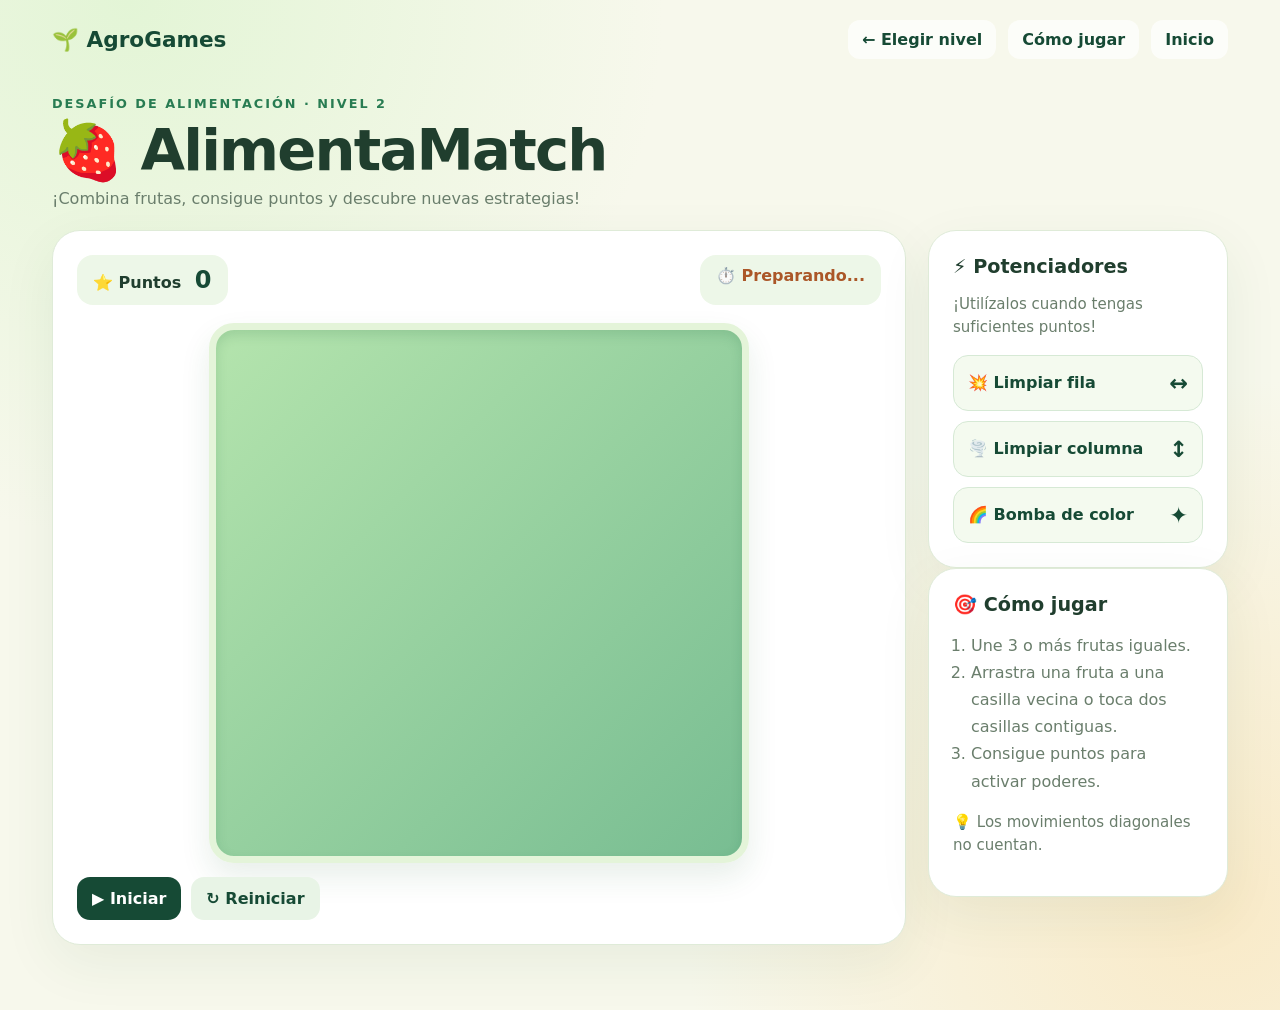
<file: AlimentaMatch/alimentaMatch2.html>
<!doctype html><html lang="es"><head><meta charset="utf-8"><meta name="viewport" content="width=device-width,initial-scale=1"><meta name="theme-color" content="#164a35"><title>AlimentaMatch · Nivel 2 | AgroGames</title><link rel="stylesheet" href="alimentaMatch.css"><script defer src="alimentaMatch2.js"></script><script defer src="match-effects.js"></script></head><body>
<header class="topbar"><a class="logo" href="../index.html">🌱 AgroGames</a><nav class="nav"><a href="menuAlimentaMatch.html">← Elegir nivel</a><a href="ComoJugarAlimentaMatch.html">Cómo jugar</a><a href="../index.html">Inicio</a></nav></header>
<main class="layout"><div class="heading"><span class="eyebrow">Desafío de alimentación · Nivel 2</span><h1>🍓 AlimentaMatch</h1><p>¡Combina frutas, consigue puntos y descubre nuevas estrategias!</p></div>
<section class="game-card" aria-label="Tablero de juego"><div class="scorebar"><div class="score-pill">⭐ Puntos <strong id="score" aria-live="polite">0</strong></div><div class="score-pill timer" id="timerDisplay" aria-live="off">⏱️ Preparando...</div></div><div id="board" aria-label="Tablero de nueve por nueve"></div>
<div class="actions"><button class='action-btn' onclick='startGame()'>▶ Iniciar</button><button class='action-btn secondary' onclick='restartGame()'>↻ Reiniciar</button></div></section>
<aside class="sidebar"><div class="sidebar-card"><h2>⚡ Potenciadores</h2><p>¡Utilízalos cuando tengas suficientes puntos!</p><button class="power" onclick="useRowBuster()">💥 Limpiar fila <span>↔</span></button><button class="power" onclick="useColumnBuster()">🌪️ Limpiar columna <span>↕</span></button><button class="power" onclick="useColorBombPowerUp()">🌈 Bomba de color <span>✦</span></button></div><div class="sidebar-card"><h2>🎯 Cómo jugar</h2><ol class="help"><li>Une 3 o más frutas iguales.</li><li>Arrastra una fruta a una casilla vecina o toca dos casillas contiguas.</li><li>Consigue puntos para activar poderes.</li></ol><p>💡 Los movimientos diagonales no cuentan.</p></div></aside>
</main><div id="overlay" class="overlay"></div><div id="customDialog" class="customDialog" role="dialog" aria-modal="true"><p class="dialogTitle">🍓 AlimentaMatch</p><p id="dialogText"></p><button class="closeButton" onclick="closeDialog()">Continuar</button></div><div id="matchToast" class="toast" role="status" aria-live="polite"></div></body></html>
</file>
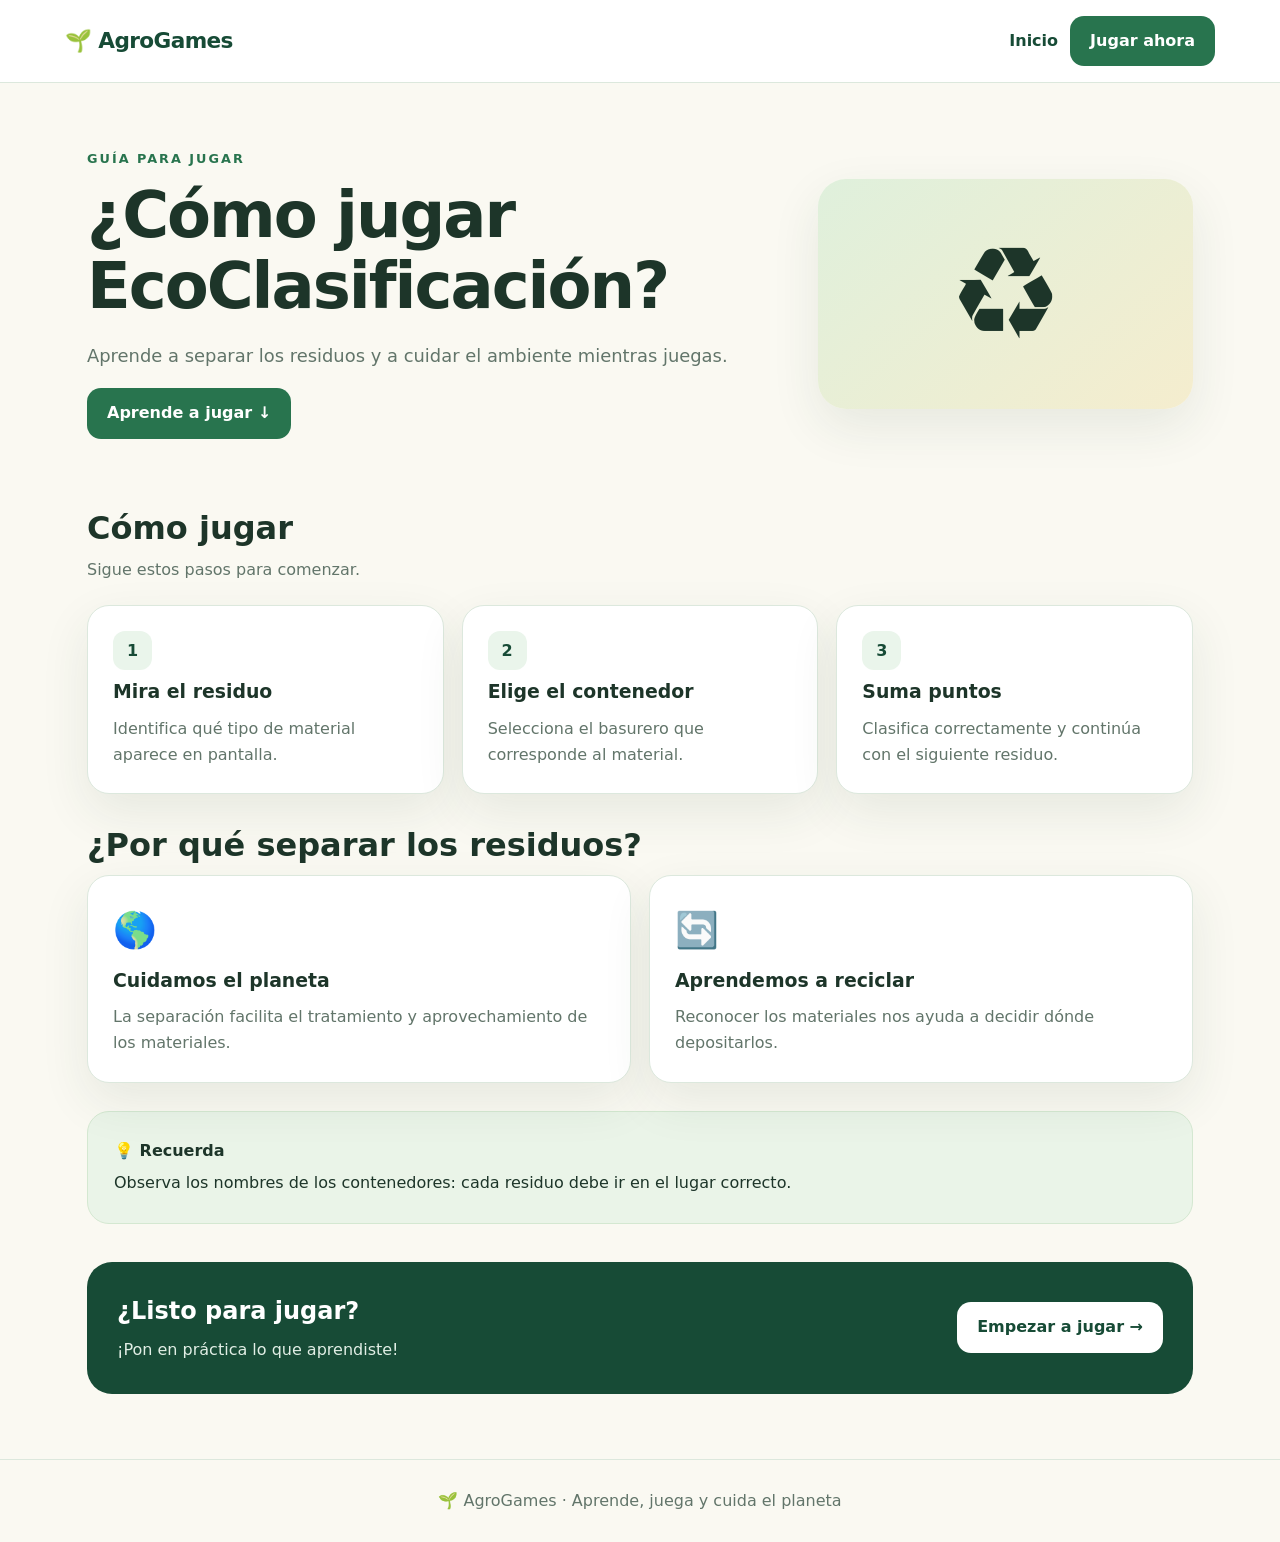
<file: ecoClasificacion/comoJugar.html>
<!DOCTYPE html>
<html lang="es"><head><meta charset="UTF-8"><meta name="viewport" content="width=device-width, initial-scale=1">
<meta name="description" content="Aprende a separar los residuos y a cuidar el ambiente mientras juegas."><title>¿Cómo jugar EcoClasificación? | Agro-Games</title><link rel="stylesheet" href="../guia.css"></head>
<body><header class="site-header"><a class="brand" href="../index.html">🌱 AgroGames</a><nav class="header-actions"><a class="nav-link" href="../index.html">Inicio</a><a class="btn btn-primary" href="ecoClasificacion.html">Jugar ahora</a></nav></header>
<main><section class="hero"><div><div class="eyebrow">Guía para jugar</div><h1>¿Cómo jugar EcoClasificación?</h1><p>Aprende a separar los residuos y a cuidar el ambiente mientras juegas.</p><a class="btn btn-primary" href="#pasos">Aprende a jugar ↓</a></div><div class="hero-art" aria-hidden="true">♻️</div></section><section class="section" id="pasos"><h2>Cómo jugar</h2><p class="section-intro">Sigue estos pasos para comenzar.</p><div class="grid"><article class="panel"><span class="number">1</span><h3>Mira el residuo</h3><p>Identifica qué tipo de material aparece en pantalla.</p></article><article class="panel"><span class="number">2</span><h3>Elige el contenedor</h3><p>Selecciona el basurero que corresponde al material.</p></article><article class="panel"><span class="number">3</span><h3>Suma puntos</h3><p>Clasifica correctamente y continúa con el siguiente residuo.</p></article></div></section><section class="section"><h2>¿Por qué separar los residuos?</h2><div class="grid two"><article class="panel"><span class="symbol">🌎</span><h3>Cuidamos el planeta</h3><p>La separación facilita el tratamiento y aprovechamiento de los materiales.</p></article><article class="panel"><span class="symbol">🔄</span><h3>Aprendemos a reciclar</h3><p>Reconocer los materiales nos ayuda a decidir dónde depositarlos.</p></article></div></section><aside class="tips"><strong>💡 Recuerda</strong><p>Observa los nombres de los contenedores: cada residuo debe ir en el lugar correcto.</p></aside><section class="action"><div><h2>¿Listo para jugar?</h2><p>¡Pon en práctica lo que aprendiste!</p></div><a class="btn" href="ecoClasificacion.html">Empezar a jugar →</a></section></main><footer>🌱 AgroGames · Aprende, juega y cuida el planeta</footer></body></html>
</file>
<file: AlimentaMatch/alimentaMatch.css>
:root{--deep:#164a35;--green:#287c52;--lime:#d9f3b7;--cream:#f7f8ec;--text:#203e2e;--muted:#6a7e6c}
*{box-sizing:border-box}body{margin:0;font-family:system-ui,-apple-system,"Segoe UI",sans-serif;color:var(--text);background:radial-gradient(circle at 10% 0%,#e3f5d6,transparent 35%),radial-gradient(circle at 95% 90%,#f9eac8,transparent 35%),var(--cream);min-height:100vh}
.topbar{max-width:1220px;margin:auto;padding:20px 22px;display:flex;justify-content:space-between;align-items:center;gap:12px;flex-wrap:wrap}
.logo{font-size:1.35rem;font-weight:900;color:var(--deep);text-decoration:none}.nav{display:flex;gap:12px;flex-wrap:wrap;align-items:center}.nav a{color:var(--deep);font-weight:700;text-decoration:none;padding:10px 14px;border-radius:12px;background:#ffffffb5}
.layout{max-width:1220px;margin:0 auto;padding:14px 22px 65px;display:grid;grid-template-columns:minmax(0,1fr) 300px;gap:22px;align-items:start}
.heading{grid-column:1/-1}.eyebrow{color:var(--green);font-size:.8rem;font-weight:850;letter-spacing:2px;text-transform:uppercase}.heading h1{font-size:clamp(2.1rem,5vw,3.6rem);letter-spacing:-1.8px;margin:5px 0}.heading p{color:var(--muted);margin:0}.game-card,.sidebar-card{background:#fff;border:1px solid #dfebd8;border-radius:28px;box-shadow:0 18px 55px #215a2a12;padding:24px}
.scorebar{display:flex;justify-content:space-between;gap:12px;flex-wrap:wrap;margin-bottom:18px}.score-pill{background:#edf7e8;padding:11px 16px;border-radius:16px;font-weight:750}.score-pill strong{font-size:1.5rem;color:var(--deep);margin-left:8px}.timer{color:#ab5728}
#board{--tile:calc(100% / 9);width:min(100%,540px);aspect-ratio:1;display:grid;grid-template-columns:repeat(9,minmax(0,1fr));grid-template-rows:repeat(9,minmax(0,1fr));gap:3px;padding:10px;background:linear-gradient(135deg,#b4e4ad,#78bd92);border:7px solid #e4f4d9;border-radius:25px;margin:auto;box-shadow:inset 0 5px 12px #155f3926,0 14px 30px #1b61321a;touch-action:manipulation}
#board img{width:100%;height:100%;min-width:0;min-height:0;object-fit:contain;border-radius:10px;background:#ffffffb0;padding:3px;cursor:grab;user-select:none;-webkit-user-drag:element;transition:box-shadow .16s ease,background .16s ease;animation:none}
#board img:hover{background:#fff;box-shadow:0 4px 12px #1e5a3040;z-index:1}#board img.selected{background:#fff4a8;box-shadow:0 0 0 3px #f7c958;outline:2px solid #f7c958}#board img.pop{animation:none}#board img.dragging{opacity:.65}
}
.sidebar-card{margin-bottom:18px}.sidebar-card h2{margin:0 0 10px;font-size:1.2rem}.sidebar-card p{color:var(--muted);font-size:.94rem;line-height:1.55}
.power{display:flex;align-items:center;justify-content:space-between;width:100%;border:1px solid #d6e9d5;background:#f4faef;color:var(--deep);border-radius:15px;padding:14px;margin-top:10px;cursor:pointer;text-align:left;font:inherit;font-weight:750;transition:transform .18s,background .18s}.power:hover{background:#e1f3d6;transform:translateY(-2px)}.power span{font-size:1.4rem}
.actions{display:flex;gap:10px;flex-wrap:wrap;margin-top:14px}.action-btn{background:var(--deep);border:0;border-radius:13px;color:#fff;font:inherit;font-weight:800;padding:12px 15px;cursor:pointer}.action-btn.secondary{background:#e8f4e6;color:var(--deep)}.help{padding-left:18px;color:var(--muted);line-height:1.7}
.toast{position:fixed;left:50%;bottom:24px;transform:translate(-50%,20px);opacity:0;pointer-events:none;background:#174c35;color:#fff;border-radius:16px;padding:13px 23px;font-weight:800;box-shadow:0 12px 30px #14392433;transition:all .22s;z-index:20}.toast.show{opacity:1;transform:translate(-50%,0)}
.overlay{display:none;position:fixed;inset:0;background:#102f25a8;z-index:30}.customDialog{display:none;position:fixed;top:50%;left:50%;transform:translate(-50%,-50%);width:min(90vw,420px);background:white;border-radius:24px;padding:28px;text-align:center;z-index:31;box-shadow:0 30px 80px #0004}.dialogTitle{font-size:1.5rem;font-weight:900}.closeButton{border:0;background:var(--green);color:white;border-radius:12px;padding:12px 20px;cursor:pointer;font-weight:800}
@media(max-width:850px){.layout{grid-template-columns:1fr}.sidebar{display:grid;grid-template-columns:1fr 1fr;gap:14px}.sidebar-card{margin:0}}@media(max-width:560px){.layout{padding:12px 12px 35px}.game-card,.sidebar-card{padding:14px;border-radius:20px}.sidebar{grid-template-columns:1fr}#board{padding:5px;gap:2px;border-width:4px}.heading h1{letter-spacing:-.7px}.score-pill{padding:8px 12px;font-size:.88rem}}
@media(prefers-reduced-motion:reduce){*,*:before,*:after{animation-duration:.01ms!important;transition-duration:.01ms!important}}

#board img{animation:none!important;transition:background-color .15s ease,box-shadow .15s ease!important;transform:none!important}#board img:hover{transform:none!important}#board img.selected{transform:none!important}
</file>
<file: guia.css>
:root{--forest:#174b36;--green:#28744e;--mint:#eaf5eb;--cream:#faf9f2;--ink:#1d3529;--muted:#62756a;--white:#fff;--line:#dce8dd;--shadow:0 18px 50px rgba(28,70,46,.09)}
*{box-sizing:border-box}html{scroll-behavior:smooth}body{margin:0;background:var(--cream);color:var(--ink);font-family:system-ui,-apple-system,'Segoe UI',sans-serif;line-height:1.65}a{color:inherit;text-decoration:none}
.site-header{background:#fff;border-bottom:1px solid var(--line);padding:16px max(5%,calc((100% - 1150px)/2));display:flex;align-items:center;justify-content:space-between;gap:18px;flex-wrap:wrap}
.brand{font-size:1.35rem;font-weight:850;color:var(--forest);letter-spacing:-.6px}.header-actions{display:flex;gap:12px;align-items:center;flex-wrap:wrap}.nav-link{font-weight:650;color:var(--forest)}
.btn{display:inline-flex;align-items:center;justify-content:center;gap:8px;border-radius:14px;padding:12px 20px;font-weight:750;transition:transform .2s,background .2s}.btn:hover{transform:translateY(-2px)}.btn-primary{background:var(--green);color:white}.btn-primary:hover{background:var(--forest)}.btn-outline{background:white;color:var(--forest);border:1px solid var(--line)}
main{max-width:1150px;margin:auto;padding:0 22px 65px}.hero{padding:65px 0 38px;display:grid;grid-template-columns:1.3fr .7fr;align-items:center;gap:35px}.eyebrow{color:var(--green);text-transform:uppercase;font-size:.8rem;font-weight:850;letter-spacing:2px}.hero h1{font-size:clamp(2.2rem,5vw,4rem);line-height:1.12;letter-spacing:-2px;margin:10px 0 18px}.hero p{color:var(--muted);font-size:1.12rem;max-width:650px}.hero-art{min-height:230px;border-radius:28px;background:linear-gradient(140deg,#dff0dc,#f5edce);display:grid;place-items:center;font-size:clamp(5rem,10vw,8rem);box-shadow:var(--shadow)}
.section{margin-top:32px}.section h2{font-size:clamp(1.45rem,3vw,2rem);line-height:1.2;margin:0 0 10px}.section-intro{color:var(--muted);margin:0 0 22px}.grid{display:grid;grid-template-columns:repeat(3,minmax(0,1fr));gap:18px}.grid.two{grid-template-columns:repeat(2,minmax(0,1fr))}.panel{background:white;border:1px solid var(--line);border-radius:22px;padding:25px;box-shadow:var(--shadow)}.panel h3{margin:6px 0 8px;font-size:1.18rem}.panel p{margin:0;color:var(--muted)}.panel .symbol{font-size:2.2rem}.number{display:inline-grid;place-items:center;width:39px;height:39px;border-radius:12px;background:var(--mint);color:var(--forest);font-weight:850}.panel img{width:100%;height:160px;object-fit:contain;margin-bottom:12px;border-radius:14px}.tips{background:#eaf4e8;border-radius:22px;padding:26px;margin-top:28px;border:1px solid #d4e8d1}.tips p{margin:6px 0 0}.action{background:var(--forest);color:#fff;border-radius:25px;padding:30px;display:flex;align-items:center;justify-content:space-between;gap:20px;flex-wrap:wrap;margin-top:38px}.action h2{margin:0 0 6px}.action p{margin:0;color:#e1eee5}.action .btn{background:white;color:var(--forest)}footer{text-align:center;color:var(--muted);padding:28px;border-top:1px solid var(--line)}
kbd{display:inline-block;background:#edf3ee;color:var(--forest);padding:3px 10px;border-radius:7px;border:1px solid #d1e2d3;font-weight:800;font:inherit}
@media(max-width:800px){.hero{grid-template-columns:1fr;padding-top:42px}.hero-art{min-height:160px}.grid,.grid.two{grid-template-columns:1fr 1fr}}@media(max-width:550px){.grid,.grid.two{grid-template-columns:1fr}.site-header{padding:15px 20px}.hero h1{letter-spacing:-1px}.panel{padding:20px}.action{padding:24px}}
</file>
